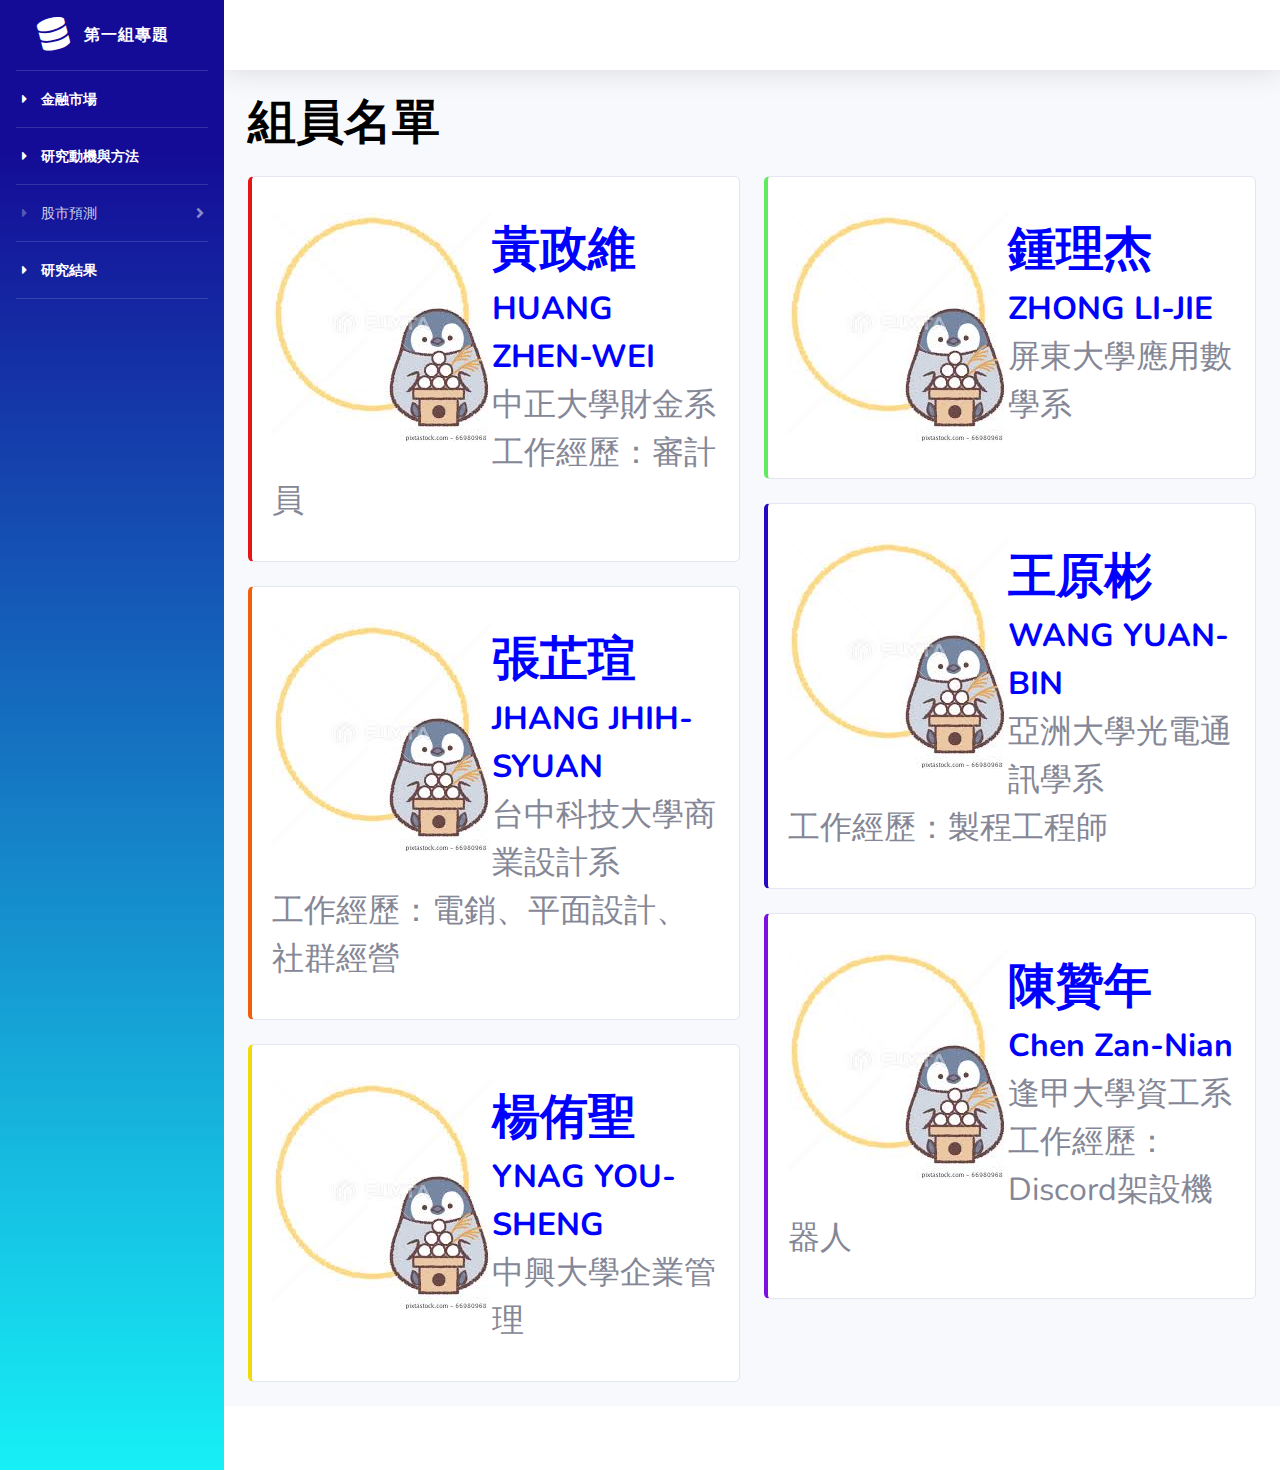
<file: index.html>
<!DOCTYPE html>
<html lang="en">



<head>
    <meta charset="utf-8">
    <meta http-equiv="X-UA-Compatible" content="IE=edge">
    <meta name="viewport" content="width=device-width, initial-scale=1, shrink-to-fit=no">
    <meta name="description" content="">
    <meta name="author" content="">
    <title>第一組專題</title>
    <!-- Custom fonts for this template-->
    <link href="vendor/fontawesome-free/css/all.min.css" rel="stylesheet" type="text/css">
    <link
        href="https://fonts.googleapis.com/css?family=Nunito:200,200i,300,300i,400,400i,600,600i,700,700i,800,800i,900,900i"
        rel="stylesheet">
    <!-- Custom styles for this template-->
    <link href="css/sb-admin-2.min.css" rel="stylesheet">
</head>



<body id="page-top">
    <!-- Page Wrapper -->
    <div id="wrapper">
        

        <!-- Sidebar -->
        <!--sb-admin-2.min.css/background-image:linear-gradient-->
        <ul class="navbar-nav bg-gradient-primary sidebar sidebar-dark accordion" id="accordionSidebar">
            <!-- Sidebar - Brand -->
            <a class="sidebar-brand d-flex align-items-center justify-content-center" href="index.html">
                <div class="sidebar-brand-icon rotate-n-15">
                    <i class="fas fa-database"></i>
                </div>
                <div class="sidebar-brand-text mx-3">第一組專題</div>
            </a>
            <!-- Divider -->
            <hr class="sidebar-divider my-0">
            <!-- Nav Item - Dashboard -->
            <li class="nav-item active">
                <a class="nav-link" href="index.html">
                    <i class="fas fa-fw fa-caret-right"></i>                   
                    <span>金融市場</span>
                </a>
            </li>
            <!-- Divider -->
            <hr class="sidebar-divider my-0">
            <!-- Nav Item - Dashboard -->
            <li class="nav-item active">
                <a class="nav-link" href="0.html">
                    <i class="fas fa-fw fa-caret-right"></i>                   
                    <span>研究動機與方法</span>
                </a>
            </li>
            <!-- Divider -->
            <hr class="sidebar-divider my-0">
            <!-- Nav Item - Pages Collapse Menu -->
            <li class="nav-item">
                <a class="nav-link collapsed" href="#" data-toggle="collapse" data-target="#collapseTwo"
                    aria-expanded="true" aria-controls="collapseTwo">
                    <i class="fas fa-fw fa-caret-right"></i>
                    <span>股市預測</span>
                </a>
                <div id="collapseTwo" class="collapse" aria-labelledby="headingTwo" data-parent="#accordionSidebar">
                    <div class="bg-white py-2 collapse-inner rounded">
                        <a class="collapse-item" href="1.html" align ="middle"><b><font size="4">電子股</font></b></a>
                        <a class="collapse-item" href="2.html" align ="middle"><b><font size="4">金融股</font></b></a>
                        <a class="collapse-item" href="3.html" align ="middle"><b><font size="4">水泥業</font></b></a>
                        <a class="collapse-item" href="4.html" align ="middle"><b><font size="4">半導體</font></b></a>                
                    </div>
                </div>
            </li>
            <!-- Divider -->
            <hr class="sidebar-divider my-0">

            <li class="nav-item active">
                <a class="nav-link" href="5.html">
                    <i class="fas fa-fw fa-caret-right"></i>                   
                    <span>研究結果</span>
                </a>
            </li>
            <!-- Divider -->
            <hr class="sidebar-divider d-none d-md-block">
        </ul>
        <!-- End of Sidebar -->


        <!-- Content Wrapper -->
        <div id="content-wrapper" class="d-flex flex-column">
            <!-- Main Content -->
            <div id="content">
                <!-- Topbar -->
                <nav class="navbar navbar-expand navbar-light bg-white topbar mb-4 static-top shadow"></nav>
                <!-- End of Topbar -->
                <!-- Begin Page Content -->
                <div class="container-fluid">
                    <!-- Page Heading -->
                    <h1 class="h3 mb-1 text-gray-800"><b><font size="50" color="black">組員名單</font></b></h1>
                    <p class="mb-4">
                        <a href="https://getbootstrap.com/docs"></a>
                    </p>
                    <!-- Content Row -->
                    <div class="row">
                        <!-- Border Left Utilities -->
                        <div class="col-lg-6">
                            <div class="card mb-4 py-3 border-left-r">
                                <div class="card-body">
                                    <img src="img\0\member_photo.png" width="" height="" align ="left">
                                    <b><font size="8" color="blue">黃政維</font></b><br>
                                    <b><font size="6" color="blue">HUANG ZHEN-WEI</font></b><br>
                                    <font size="6">中正大學財金系</font><br>
                                    <font size="6">工作經歷：審計員</font><br>
                                </div>
                            </div>
                            <div class="card mb-4 py-3 border-left-o">
                                <div class="card-body">
                                    <img src="img\0\member_photo.png" width="" height="" align ="left">
                                    <b><font size="8" color="blue">張芷瑄</font></b><br>
                                    <b><font size="6" color="blue">JHANG JHIH-SYUAN</font></b><br>
                                    <font size="6">台中科技大學商業設計系</font><br>
                                    <font size="6">工作經歷：電銷、平面設計、社群經營</font><br>
                                </div>
                            </div>
                            <div class="card mb-4 py-3 border-left-y">
                                <div class="card-body">
                                    <img src="img\0\member_photo.png" width="" height="" align ="left">
                                    <b><font size="8" color="blue">楊侑聖</font></b><br>
                                    <b><font size="6" color="blue">YNAG YOU-SHENG</font></b><br>
                                    <font size="6">中興大學企業管理</font><br>
                                </div>
                            </div>
                        </div>
                        <div class="col-lg-6">
                            <div class="card mb-4 py-3 border-left-g">
                                <div class="card-body">
                                    <img src="img\0\member_photo.png" width="" height="" align ="left">
                                    <b><font size="8" color="blue">鍾理杰</font></b><br>
                                    <b><font size="6" color="blue">ZHONG LI-JIE</font></b><br>
                                    <font size="6">屏東大學應用數學系</font><br>
                                </div>
                            </div>
                            <div class="card mb-4 py-3 border-left-b">
                                <div class="card-body">
                                    <img src="img\0\member_photo.png" width="" height="" align ="left">
                                    <b><font size="8" color="blue">王原彬</font></b><br>
                                    <b><font size="6" color="blue">WANG YUAN-BIN</font></b><br>
                                    <font size="6">亞洲大學光電通訊學系</font><br>
                                    <font size="6">工作經歷：製程工程師</font><br>
                                </div>
                            </div>
                            <div class="card mb-4 py-3 border-left-p">
                                <div class="card-body">
                                    <img src="img\0\member_photo.png" width="" height="" align ="left">
                                    <b><font size="8" color="blue">陳贊年</font></b><br>
                                    <b><font size="6" color="blue">Chen Zan-Nian</font></b><br>
                                    <font size="6">逢甲大學資工系</font><br>
                                    <font size="6">工作經歷：Discord架設機器人</font><br>
                                </div>
                            </div>
                        </div>
                    </div>

                </div>
                <!-- /.container-fluid -->
            </div>
            <!-- End of Main Content -->
            <!-- Footer -->
            <footer class="sticky-footer bg-white">
                <div class="container my-auto">
                    <div class="copyright text-center my-auto">
                        <span></span>
                    </div>
                </div>
            </footer>
            <!-- End of Footer -->
        </div>
        <!-- End of Content Wrapper -->
    </div>
    <!-- End of Page Wrapper -->


    <!-- Bootstrap core JavaScript-->
    <script src="vendor/jquery/jquery.min.js"></script>
    <script src="vendor/bootstrap/js/bootstrap.bundle.min.js"></script>
    <!-- Core plugin JavaScript-->
    <script src="vendor/jquery-easing/jquery.easing.min.js"></script>
    <!-- Custom scripts for all pages-->
    <script src="js/sb-admin-2.min.js"></script>
</body>



</html>
</file>
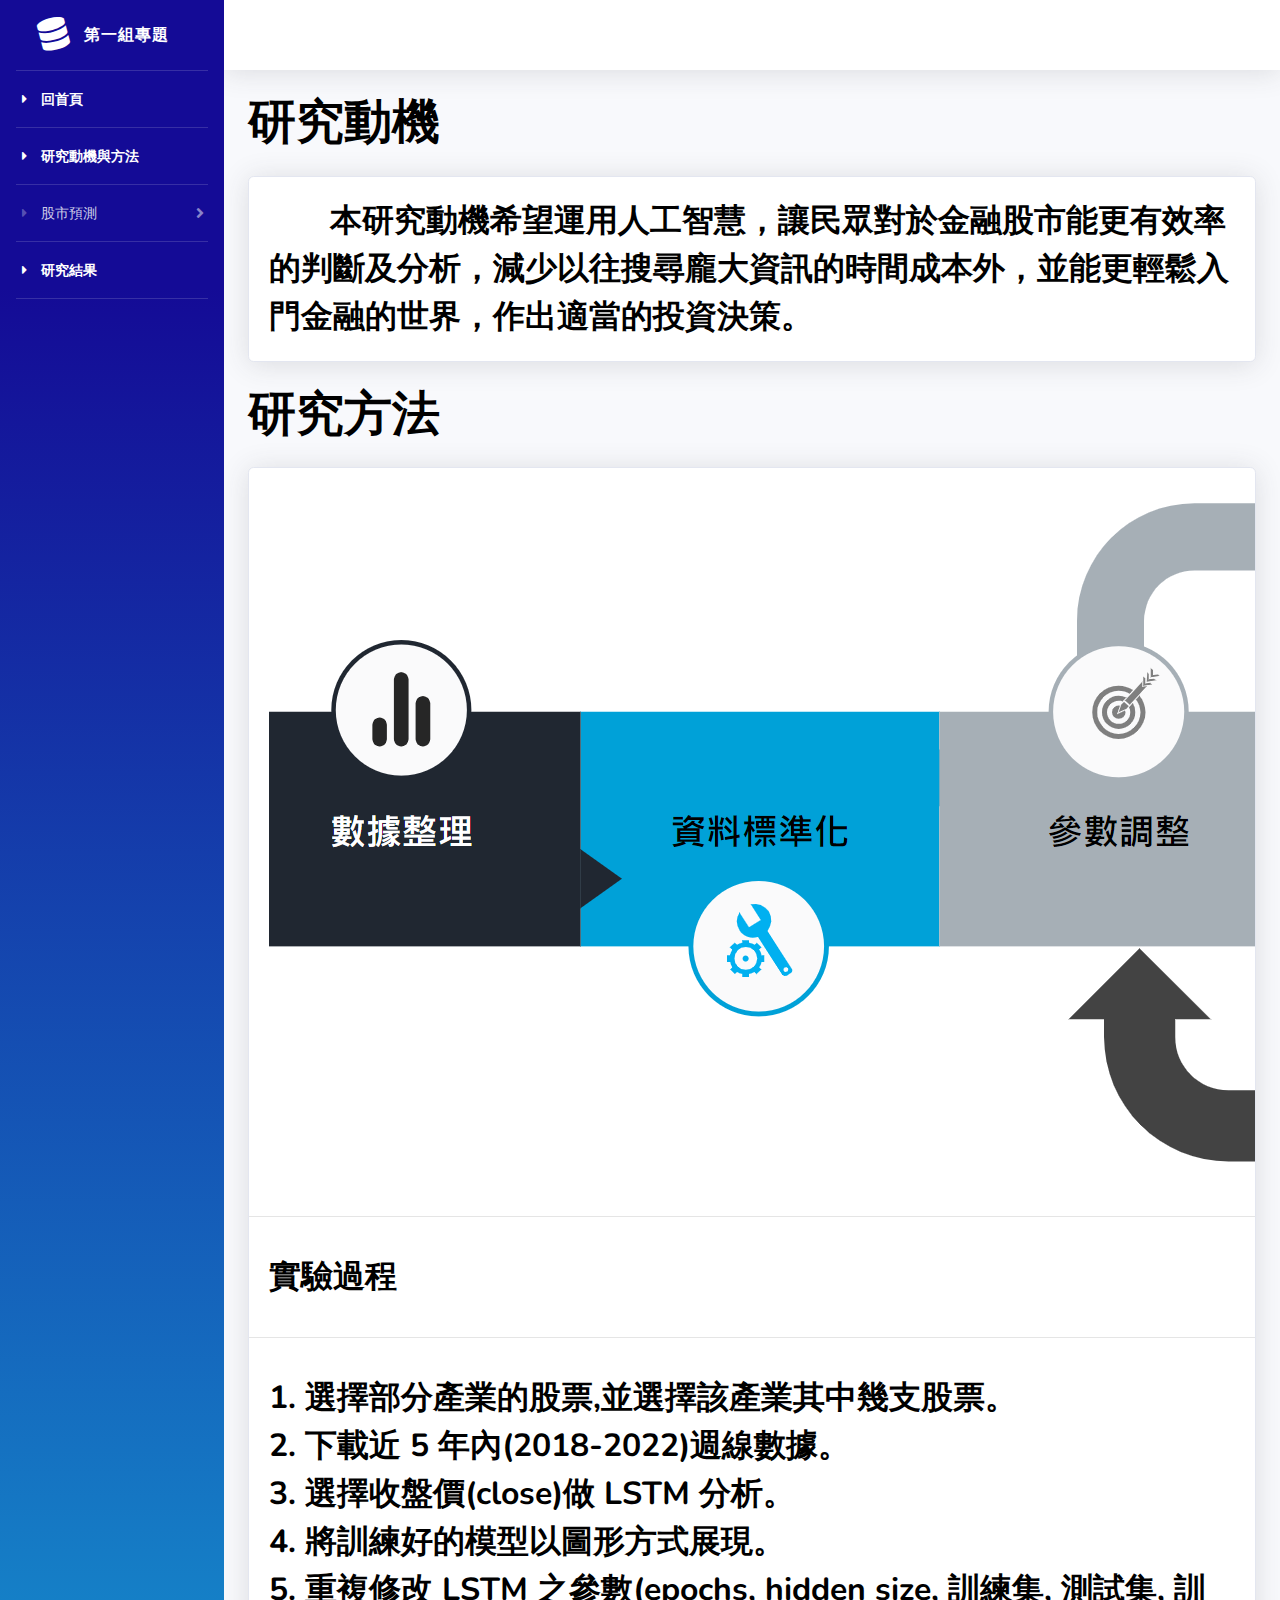
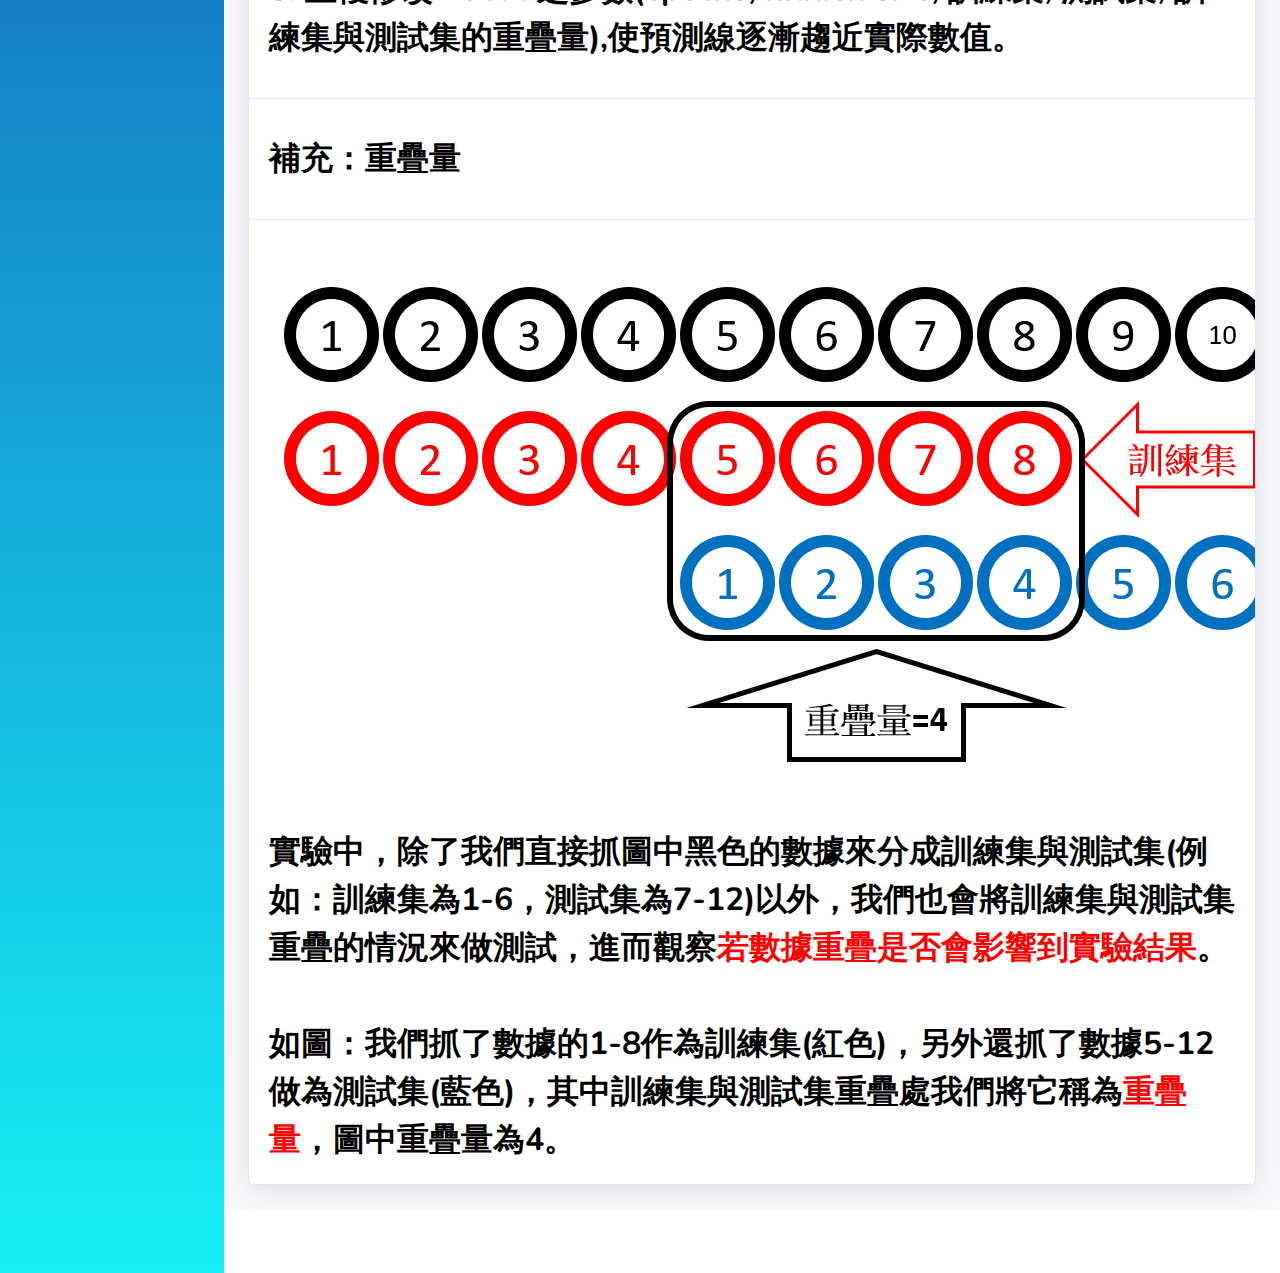
<file: 0.html>
<!DOCTYPE html>
<html lang="en">



<head>
    <meta charset="utf-8">
    <meta http-equiv="X-UA-Compatible" content="IE=edge">
    <meta name="viewport" content="width=device-width, initial-scale=1, shrink-to-fit=no">
    <meta name="description" content="">
    <meta name="author" content="">
    <title>研究動機與方法</title>
    <!-- Custom fonts for this template-->
    <link href="vendor/fontawesome-free/css/all.min.css" rel="stylesheet" type="text/css">
    <link
        href="https://fonts.googleapis.com/css?family=Nunito:200,200i,300,300i,400,400i,600,600i,700,700i,800,800i,900,900i"
        rel="stylesheet">
    <!-- Custom styles for this template-->
    <link href="css/sb-admin-2.min.css" rel="stylesheet">
</head>



<body id="page-top">
    <!-- Page Wrapper -->
    <div id="wrapper">
        <!-- Sidebar -->
        <ul class="navbar-nav bg-gradient-primary sidebar sidebar-dark accordion" id="accordionSidebar">
            <!-- Sidebar - Brand -->
            <a class="sidebar-brand d-flex align-items-center justify-content-center" href="index.html">
                <div class="sidebar-brand-icon rotate-n-15">
                    <i class="fas fa-database"></i>
                </div>
                <div class="sidebar-brand-text mx-3">第一組專題</div>
            </a>
            <!-- Divider -->
            <hr class="sidebar-divider my-0">
            <!-- Nav Item - Dashboard -->
            <li class="nav-item active">
                <a class="nav-link" href="index.html">
                    <i class="fas fa-fw fa-caret-right"></i>                   
                    <span>回首頁</span>
                </a>
            </li>
            <!-- Divider -->
            <hr class="sidebar-divider my-0">
            <!-- Nav Item - Dashboard -->
            <li class="nav-item active">
                <a class="nav-link" href="0.html">
                    <i class="fas fa-fw fa-caret-right"></i>                   
                    <span>研究動機與方法</span>
                </a>
            </li>
            <!-- Divider -->
            <hr class="sidebar-divider my-0">
            <!-- Nav Item - Pages Collapse Menu -->
            <li class="nav-item">
                <a class="nav-link collapsed" href="#" data-toggle="collapse" data-target="#collapseTwo"
                    aria-expanded="true" aria-controls="collapseTwo">
                    <i class="fas fa-fw fa-caret-right"></i>
                    <span>股市預測</span>
                </a>
                <div id="collapseTwo" class="collapse" aria-labelledby="headingTwo" data-parent="#accordionSidebar">
                    <div class="bg-white py-2 collapse-inner rounded">
                        <a class="collapse-item" href="1.html" align ="middle"><b><font size="4">電子股</font></b></a>
                        <a class="collapse-item" href="2.html" align ="middle"><b><font size="4">金融股</font></b></a>
                        <a class="collapse-item" href="3.html" align ="middle"><b><font size="4">水泥業</font></b></a>
                        <a class="collapse-item" href="4.html" align ="middle"><b><font size="4">半導體</font></b></a>                
                    </div>
                </div>
            </li>
            <!-- Divider -->
            <hr class="sidebar-divider my-0">

            <li class="nav-item active">
                <a class="nav-link" href="5.html">
                    <i class="fas fa-fw fa-caret-right"></i>                   
                    <span>研究結果</span>
                </a>
            </li>
            <!-- Divider -->
            <hr class="sidebar-divider d-none d-md-block">
        </ul>
        <!-- End of Sidebar -->


        <!-- Content Wrapper -->
        <div id="content-wrapper" class="d-flex flex-column">
            <!-- Main Content -->
            <div id="content">
                <!-- Topbar -->
                <nav class="navbar navbar-expand navbar-light bg-white topbar mb-4 static-top shadow"></nav>
                <!-- End of Topbar -->
                <!-- Begin Page Content -->
                <div class="container-fluid">
                    <!-- Page Heading -->
                    <div class="d-sm-flex align-items-center justify-content-between mb-4">
                        <h1 class="h3 mb-0 text-gray-800"><b><font size="50" color="black">研究動機</font></b></h1>
                    </div>
                    <div class="motivation">
                        <!-- 研究動機 -->
                        <div class="card shadow mb-4">
                            <!-- Card Content - Collapse -->
                            <div class="collapse show" id="collapseCard1" style="overflow:auto">
                                <div class="card-body" style="text-indent:3.8em">
                                    <b>
                                    <font size="6" color="black">
                                        本研究動機希望運用人工智慧，讓民眾對於金融股市能更有效率的判斷及分析，減少以往搜尋龐大資訊的時間成本外，並能更輕鬆入門金融的世界，作出適當的投資決策。                                            
                                    </font>
                                    </b>
                                </div>
                            </div>
                        </div>                                              
                    </div>
                    <div class="d-sm-flex align-items-center justify-content-between mb-4">
                        <h1 class="h3 mb-0 text-gray-800"><b><font size="50" color="black">研究方法</font></b></h1>
                    </div>
                    <div class="row1">
                        <!-- 研究方法 -->
                        <div class="card shadow mb-4">
                            <!-- Card Content - Collapse -->
                            <div class="collapse show" id="collapseCard1" style="overflow:auto">
                                <div class="card-body">
                                    <img src="img\0\project_process.png"><br>
                                </div>

                                <hr class="sidebar-divider d-none d-md-block">
                                <div class="card-body"><b><font size="6" color="black">實驗過程</font></b></div>
                                <hr class="sidebar-divider d-none d-md-block">
                                <div class="card-body">
                                    <b>
                                    <font size="6" color="black">
                                        1. 選擇部分產業的股票,並選擇該產業其中幾支股票。<br>
                                        2. 下載近 5 年內(2018-2022)週線數據。<br>
                                        3. 選擇收盤價(close)做 LSTM 分析。<br>
                                        4. 將訓練好的模型以圖形方式展現。<br>
                                        5. 重複修改 LSTM 之參數(epochs, hidden size, 訓練集, 測試集, 訓練集與測試集的重疊量),使預測線逐漸趨近實際數值。<br>
                                    </font>
                                    </b>
                                </div>

                                <hr class="sidebar-divider d-none d-md-block">
                                <div class="card-body"><b><font size="6" color="black">補充：重疊量</font></b></div>
                                <hr class="sidebar-divider d-none d-md-block">
                                <div class="card-body">
                                    <img src="img\0\data_choose.png"><br>
                                    <b>
                                    <font size="6" color="black">
                                        <br>
                                        實驗中，除了我們直接抓圖中黑色的數據來分成訓練集與測試集(例如：訓練集為1-6，測試集為7-12)以外，我們也會將訓練集與測試集重疊的情況來做測試，進而觀察<font color='red'>若數據重疊是否會影響到實驗結果</font>。<br>
                                        <br>
                                        如圖：我們抓了數據的1-8作為訓練集(紅色)，另外還抓了數據5-12做為測試集(藍色)，其中訓練集與測試集重疊處我們將它稱為<font color='red'>重疊量</font>，圖中重疊量為4。
                                    </font>
                                    </b>
                                </div>

                            </div>
                        </div>
                    </div>
                </div>
                <!-- /.container-fluid -->
            </div>
            <!-- End of Main Content -->
            <!-- Footer -->
            <footer class="sticky-footer bg-white">
                <div class="container my-auto">
                    <div class="copyright text-center my-auto">
                        <span></span>
                    </div>
                </div>
            </footer>
            <!-- End of Footer -->
        </div>
        <!-- End of Content Wrapper -->
    </div>
    <!-- End of Page Wrapper -->


    <!-- Bootstrap core JavaScript-->
    <script src="vendor/jquery/jquery.min.js"></script>
    <script src="vendor/bootstrap/js/bootstrap.bundle.min.js"></script>
    <!-- Core plugin JavaScript-->
    <script src="vendor/jquery-easing/jquery.easing.min.js"></script>
    <!-- Custom scripts for all pages-->
    <script src="js/sb-admin-2.min.js"></script>
</body>



</html>
</file>
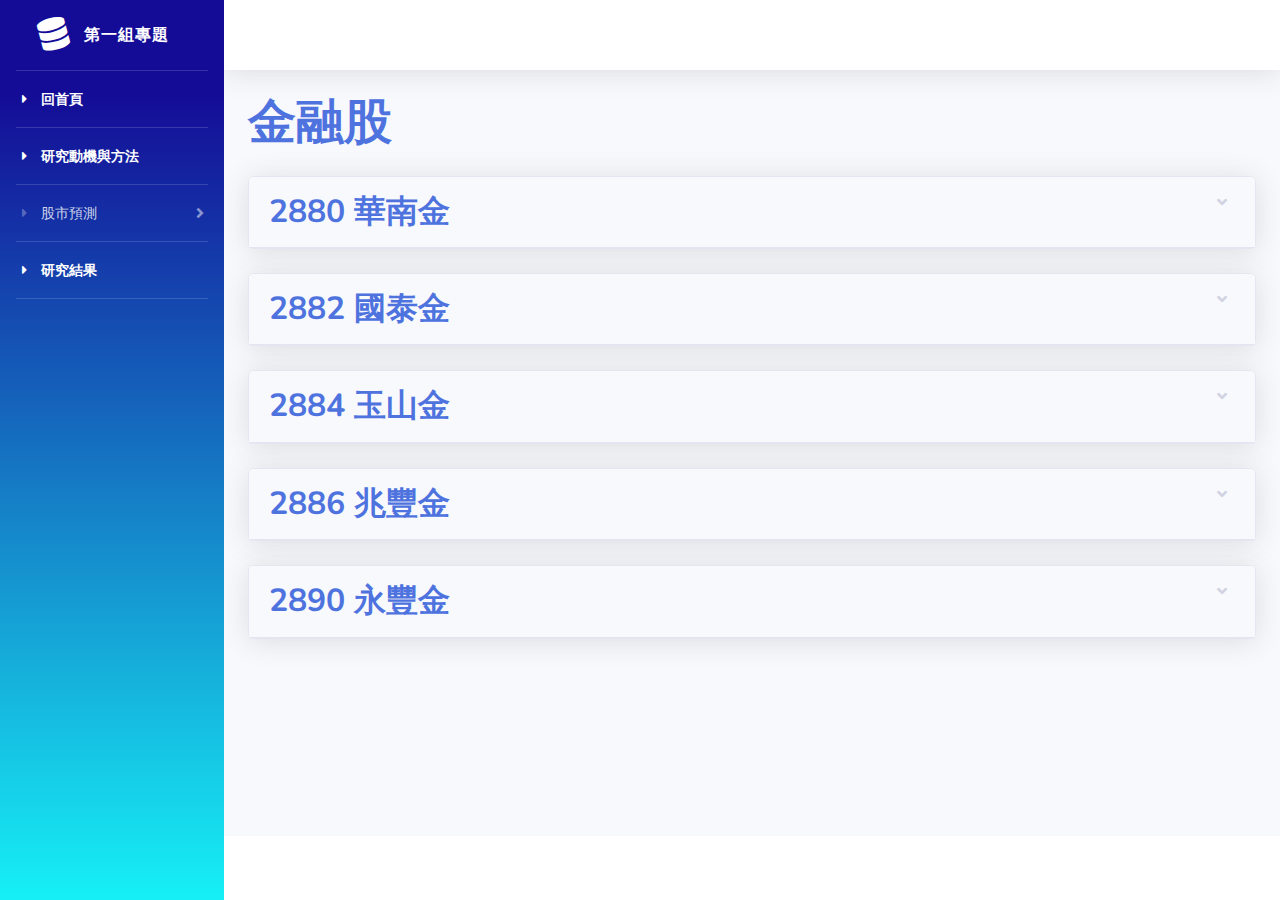
<file: 2.html>
<!DOCTYPE html>
<html lang="en">



<head>
    <meta charset="utf-8">
    <meta http-equiv="X-UA-Compatible" content="IE=edge">
    <meta name="viewport" content="width=device-width, initial-scale=1, shrink-to-fit=no">
    <meta name="description" content="">
    <meta name="author" content="">
    <title>金融股</title>
    <!-- Custom fonts for this template-->
    <link href="vendor/fontawesome-free/css/all.min.css" rel="stylesheet" type="text/css">
    <link
        href="https://fonts.googleapis.com/css?family=Nunito:200,200i,300,300i,400,400i,600,600i,700,700i,800,800i,900,900i"
        rel="stylesheet">
    <!-- Custom styles for this template-->
    <link href="css/sb-admin-2.min.css" rel="stylesheet">
</head>



<body id="page-top">
    <!-- Page Wrapper -->
    <div id="wrapper">
        <!-- Sidebar -->
        <ul class="navbar-nav bg-gradient-primary sidebar sidebar-dark accordion" id="accordionSidebar">
            <!-- Sidebar - Brand -->
            <a class="sidebar-brand d-flex align-items-center justify-content-center" href="index.html">
                <div class="sidebar-brand-icon rotate-n-15">
                    <i class="fas fa-database"></i>
                </div>
                <div class="sidebar-brand-text mx-3">第一組專題</div>
            </a>
            <!-- Divider -->
            <hr class="sidebar-divider my-0">
            <!-- Nav Item - Dashboard -->
            <li class="nav-item active">
                <a class="nav-link" href="index.html">
                    <i class="fas fa-fw fa-caret-right"></i>                   
                    <span>回首頁</span>
                </a>
            </li>
            <!-- Divider -->
            <hr class="sidebar-divider my-0">
            <!-- Nav Item - Dashboard -->
            <li class="nav-item active">
                <a class="nav-link" href="0.html">
                    <i class="fas fa-fw fa-caret-right"></i>                   
                    <span>研究動機與方法</span>
                </a>
            </li>
            <!-- Divider -->
            <hr class="sidebar-divider my-0">
            <!-- Nav Item - Pages Collapse Menu -->
            <li class="nav-item">
                <a class="nav-link collapsed" href="#" data-toggle="collapse" data-target="#collapseTwo"
                    aria-expanded="true" aria-controls="collapseTwo">
                    <i class="fas fa-fw fa-caret-right"></i>
                    <span>股市預測</span>
                </a>
                <div id="collapseTwo" class="collapse" aria-labelledby="headingTwo" data-parent="#accordionSidebar">
                    <div class="bg-white py-2 collapse-inner rounded">
                        <a class="collapse-item" href="1.html" align ="middle"><b><font size="4">電子股</font></b></a>
                        <a class="collapse-item" href="2.html" align ="middle"><b><font size="4">金融股</font></b></a>
                        <a class="collapse-item" href="3.html" align ="middle"><b><font size="4">水泥業</font></b></a>
                        <a class="collapse-item" href="4.html" align ="middle"><b><font size="4">半導體</font></b></a>                
                    </div>
                </div>
            </li>
            <!-- Divider -->
            <hr class="sidebar-divider my-0">

            <li class="nav-item active">
                <a class="nav-link" href="5.html">
                    <i class="fas fa-fw fa-caret-right"></i>                   
                    <span>研究結果</span>
                </a>
            </li>
            <!-- Divider -->
            <hr class="sidebar-divider d-none d-md-block">
        </ul>
        <!-- End of Sidebar -->


        <!-- Content Wrapper -->
        <div id="content-wrapper" class="d-flex flex-column">
            <!-- Main Content -->
            <div id="content">
                <!-- Topbar -->
                <nav class="navbar navbar-expand navbar-light bg-white topbar mb-4 static-top shadow"></nav>
                <!-- End of Topbar -->
                <!-- Begin Page Content -->
                <div class="container-fluid">
                    <!-- Page Heading -->
                    <div class="d-sm-flex align-items-center justify-content-between mb-4">
                        <h1 class="m-0 font-weight-bold text-primary"><b><font size="50">金融股</font></b></h1>
                    </div>
                    <div class="row1">
                        <div class="card shadow mb-4">
                            <!-- Card Header - Accordion -->
                            <a href="#collapseCard1" class="d-block card-header py-3" data-toggle="collapse"
                                role="button" aria-expanded="true" aria-controls="collapseCard1">
                                <h6 class="m-0 font-weight-bold text-primary"><font size="6">2880 華南金</font></h6>
                            </a>
                            <!-- Card Content - Collapse -->
                            <div class="collapse" id="collapseCard1" style="overflow:auto">
                                <div class="card-body">
                                    <img src="img\2\2880-1.png" width="1000" style="display:block; margin:auto;"><br>
                                    <img src="img\2\2880-2.png" width="1000" style="display:block; margin:auto;"><br>
                                    <hr class="sidebar-divider d-none d-md-block">
                                    <div class="card-body">
                                        <b><font size="5" color="black">下面以另外四支金融股的模型來訓練2880</font></b>
                                    </div>
                                    <hr class="sidebar-divider d-none d-md-block">
                                    <img src="img\2\2882train2880.png" width=""><br>
                                    <img src="img\2\2884train2880.png" width=""><br>
                                    <img src="img\2\2886train2880.png" width=""><br>
                                    <img src="img\2\2890train2880.png" width=""><br>
                                </div>
                            </div>
                        </div>                       
                    </div>
                    <div class="row2">
                        <div class="card shadow mb-4">
                            <!-- Card Header - Accordion -->
                            <a href="#collapseCard2" class="d-block card-header py-3" data-toggle="collapse"
                                role="button" aria-expanded="true" aria-controls="collapseCard2">
                                <h6 class="m-0 font-weight-bold text-primary"><font size="6">2882 國泰金</font></h6>
                            </a>
                            <!-- Card Content - Collapse -->
                            <div class="collapse" id="collapseCard2" style="overflow:auto">
                                <div class="card-body">
                                    <img src="img\2\2882.png" width=""><br>
                                    <hr class="sidebar-divider d-none d-md-block">
                                    <div class="card-body">
                                        <b><font size="5" color="black">下面以另外四支金融股的模型來訓練2882</font></b>
                                    </div>
                                    <hr class="sidebar-divider d-none d-md-block">
                                    <img src="img\2\2880train2882.png" width=""><br>
                                    <img src="img\2\2884train2882.png" width=""><br>
                                    <img src="img\2\2886train2882.png" width=""><br>
                                    <img src="img\2\2890train2882.png" width=""><br>
                                </div>
                            </div>
                        </div>                       
                    </div>
                    <div class="row3">
                        <div class="card shadow mb-4">
                        <!-- Card Header - Accordion -->
                            <a href="#collapseCard3" class="d-block card-header py-3" data-toggle="collapse"
                                role="button" aria-expanded="true" aria-controls="collapseCard3">
                                <h6 class="m-0 font-weight-bold text-primary"><font size="6">2884 玉山金</font></h6>
                            </a>
                            <!-- Card Content - Collapse -->
                            <div class="collapse" id="collapseCard3" style="overflow:auto">
                                <div class="card-body">
                                    <img src="img\2\2884-1.png" width="1000" style="display:block; margin:auto;"><br>
                                    <img src="img\2\2884-2.png" width="1000" style="display:block; margin:auto;"><br>
                                    <hr class="sidebar-divider d-none d-md-block">
                                    <div class="card-body">
                                        <b><font size="5" color="black">下面以另外四支金融股的模型來訓練2884</font></b>
                                    </div>
                                    <hr class="sidebar-divider d-none d-md-block">
                                    <img src="img\2\2880train2884.png" width=""><br>
                                    <img src="img\2\2882train2884.png" width=""><br>
                                    <img src="img\2\2886train2884.png" width=""><br>
                                    <img src="img\2\2890train2884.png" width=""><br>
                                </div>
                            </div>
                        </div>
                    </div>
                    <div class="row4">
                        <div class="card shadow mb-4">
                        <!-- Card Header - Accordion -->
                            <a href="#collapseCard4" class="d-block card-header py-3" data-toggle="collapse"
                                role="button" aria-expanded="true" aria-controls="collapseCard4">
                                <h6 class="m-0 font-weight-bold text-primary"><font size="6">2886 兆豐金</font></h6>
                            </a>
                            <!-- Card Content - Collapse -->
                            <div class="collapse" id="collapseCard4" style="overflow:auto">
                                <div class="card-body">
                                    <img src="img\2\2886.png" width=""><br>
                                    <hr class="sidebar-divider d-none d-md-block">
                                    <div class="card-body">
                                        <b><font size="5" color="black">下面以另外四支金融股的模型來訓練2886</font></b>
                                    </div>
                                    <hr class="sidebar-divider d-none d-md-block">
                                    <img src="img\2\2880train2886.png" width=""><br>
                                    <img src="img\2\2882train2886.png" width=""><br>
                                    <img src="img\2\2884train2886.png" width=""><br>
                                    <img src="img\2\2890train2886.png" width=""><br>
                                </div>
                            </div>
                        </div>
                    </div>
                    <div class="row5">
                        <div class="card shadow mb-4">
                        <!-- Card Header - Accordion -->
                            <a href="#collapseCard5" class="d-block card-header py-3" data-toggle="collapse"
                                role="button" aria-expanded="true" aria-controls="collapseCard5">
                                <h6 class="m-0 font-weight-bold text-primary"><font size="6">2890 永豐金</font></h6>
                            </a>
                            <!-- Card Content - Collapse -->
                            <div class="collapse" id="collapseCard5" style="overflow:auto">
                                <div class="card-body">
                                    <img src="img\2\2890-1.png" width="1000" style="display:block; margin:auto;"><br>
                                    <img src="img\2\2890-2.png" width="1000" style="display:block; margin:auto;"><br>
                                    <img src="img\2\2890-3.png" width="1000" style="display:block; margin:auto;"><br>
                                    <img src="img\2\2890-4.png" width="1000" style="display:block; margin:auto;"><br>
                                    <hr class="sidebar-divider d-none d-md-block">
                                    <div class="card-body">
                                        <b><font size="5" color="black">下面以另外四支金融股的模型來訓練2890</font></b>
                                    </div>
                                    <hr class="sidebar-divider d-none d-md-block">
                                    <img src="img\2\2880train2890.png" width=""><br>
                                    <img src="img\2\2882train2890.png" width=""><br>
                                    <img src="img\2\2884train2890.png" width=""><br>
                                    <img src="img\2\2886train2890.png" width=""><br>
                                </div>
                            </div>
                        </div>
                    </div>
                </div>
                <!-- /.container-fluid -->
            </div>
            <!-- End of Main Content -->
            <!-- Footer -->
            <footer class="sticky-footer bg-white">
                <div class="container my-auto">
                    <div class="copyright text-center my-auto">
                        <span></span>
                    </div>
                </div>
            </footer>
            <!-- End of Footer -->
        </div>
        <!-- End of Content Wrapper -->
    </div>
    <!-- End of Page Wrapper -->


    <!-- Bootstrap core JavaScript-->
    <script src="vendor/jquery/jquery.min.js"></script>
    <script src="vendor/bootstrap/js/bootstrap.bundle.min.js"></script>
    <!-- Core plugin JavaScript-->
    <script src="vendor/jquery-easing/jquery.easing.min.js"></script>
    <!-- Custom scripts for all pages-->
    <script src="js/sb-admin-2.min.js"></script>
</body>



</html>
</file>
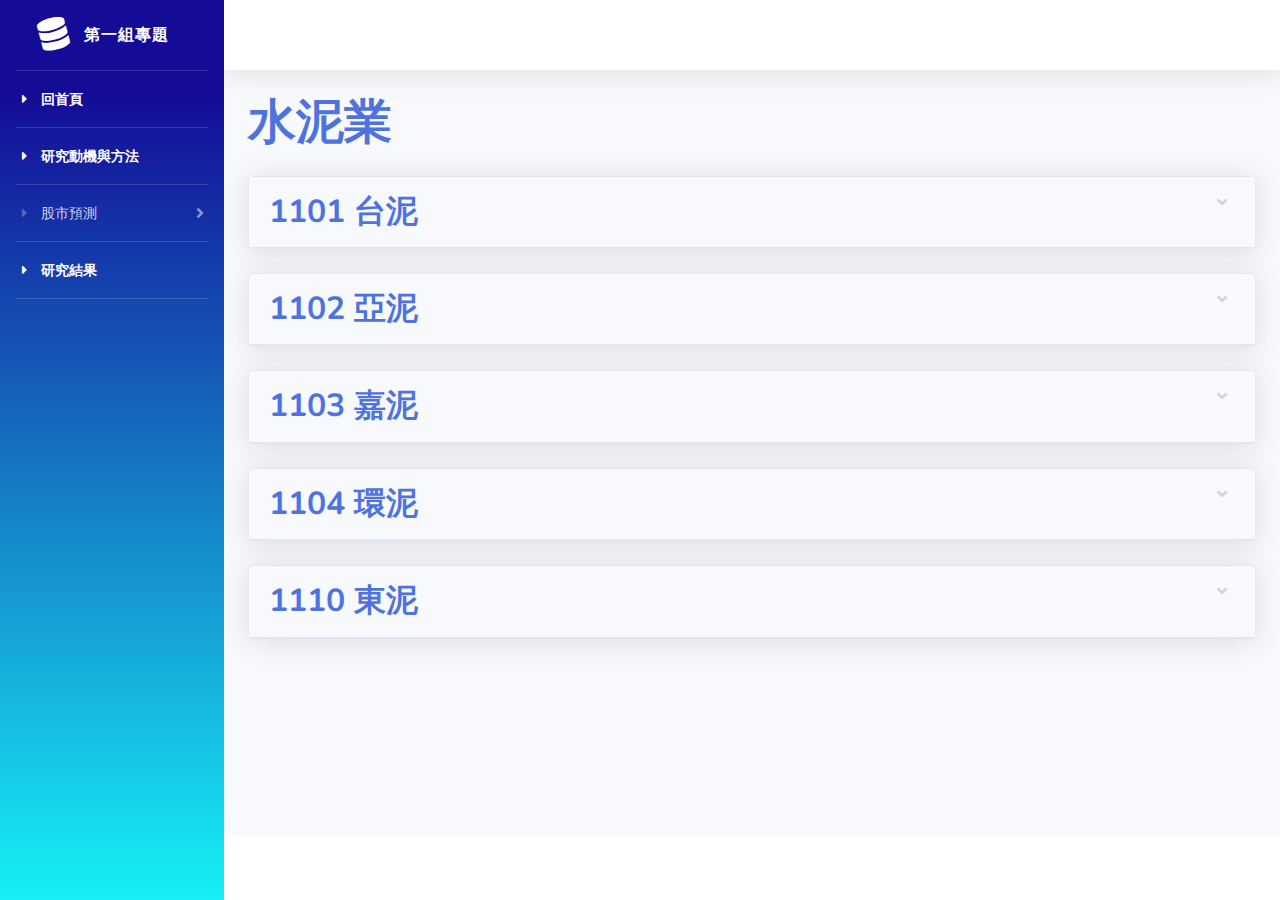
<file: 3.html>
<!DOCTYPE html>
<html lang="en">



<head>
    <meta charset="utf-8">
    <meta http-equiv="X-UA-Compatible" content="IE=edge">
    <meta name="viewport" content="width=device-width, initial-scale=1, shrink-to-fit=no">
    <meta name="description" content="">
    <meta name="author" content="">
    <title>水泥業</title>
    <!-- Custom fonts for this template-->
    <link href="vendor/fontawesome-free/css/all.min.css" rel="stylesheet" type="text/css">
    <link
        href="https://fonts.googleapis.com/css?family=Nunito:200,200i,300,300i,400,400i,600,600i,700,700i,800,800i,900,900i"
        rel="stylesheet">
    <!-- Custom styles for this template-->
    <link href="css/sb-admin-2.min.css" rel="stylesheet">
</head>



<body id="page-top">
    <!-- Page Wrapper -->
    <div id="wrapper">
        <!-- Sidebar -->
        <ul class="navbar-nav bg-gradient-primary sidebar sidebar-dark accordion" id="accordionSidebar">
            <!-- Sidebar - Brand -->
            <a class="sidebar-brand d-flex align-items-center justify-content-center" href="index.html">
                <div class="sidebar-brand-icon rotate-n-15">
                    <i class="fas fa-database"></i>
                </div>
                <div class="sidebar-brand-text mx-3">第一組專題</div>
            </a>
            <!-- Divider -->
            <hr class="sidebar-divider my-0">
            <!-- Nav Item - Dashboard -->
            <li class="nav-item active">
                <a class="nav-link" href="index.html">
                    <i class="fas fa-fw fa-caret-right"></i>                   
                    <span>回首頁</span>
                </a>
            </li>
            <!-- Divider -->
            <hr class="sidebar-divider my-0">
            <!-- Nav Item - Dashboard -->
            <li class="nav-item active">
                <a class="nav-link" href="0.html">
                    <i class="fas fa-fw fa-caret-right"></i>                   
                    <span>研究動機與方法</span>
                </a>
            </li>
            <!-- Divider -->
            <hr class="sidebar-divider my-0">
            <!-- Nav Item - Pages Collapse Menu -->
            <li class="nav-item">
                <a class="nav-link collapsed" href="#" data-toggle="collapse" data-target="#collapseTwo"
                    aria-expanded="true" aria-controls="collapseTwo">
                    <i class="fas fa-fw fa-caret-right"></i>
                    <span>股市預測</span>
                </a>
                <div id="collapseTwo" class="collapse" aria-labelledby="headingTwo" data-parent="#accordionSidebar">
                    <div class="bg-white py-2 collapse-inner rounded">
                        <a class="collapse-item" href="1.html" align ="middle"><b><font size="4">電子股</font></b></a>
                        <a class="collapse-item" href="2.html" align ="middle"><b><font size="4">金融股</font></b></a>
                        <a class="collapse-item" href="3.html" align ="middle"><b><font size="4">水泥業</font></b></a>
                        <a class="collapse-item" href="4.html" align ="middle"><b><font size="4">半導體</font></b></a>                
                    </div>
                </div>
            </li>
            <!-- Divider -->
            <hr class="sidebar-divider my-0">

            <li class="nav-item active">
                <a class="nav-link" href="5.html">
                    <i class="fas fa-fw fa-caret-right"></i>                   
                    <span>研究結果</span>
                </a>
            </li>
            <!-- Divider -->
            <hr class="sidebar-divider d-none d-md-block">
        </ul>
        <!-- End of Sidebar -->


        <!-- Content Wrapper -->
        <div id="content-wrapper" class="d-flex flex-column">
            <!-- Main Content -->
            <div id="content">
                <!-- Topbar -->
                <nav class="navbar navbar-expand navbar-light bg-white topbar mb-4 static-top shadow"></nav>
                <!-- End of Topbar -->
                <!-- Begin Page Content -->
                <div class="container-fluid">
                    <!-- Page Heading -->
                    <div class="d-sm-flex align-items-center justify-content-between mb-4">
                        <h1 class="m-0 font-weight-bold text-primary"><b><font size="50">水泥業</font></b></h1>
                    </div>
                    <div class="row1">
                        <div class="card shadow mb-4">
                            <!-- Card Header - Accordion -->
                            <a href="#collapseCard1" class="d-block card-header py-3" data-toggle="collapse"
                                role="button" aria-expanded="true" aria-controls="collapseCard1">
                                <h6 class="m-0 font-weight-bold text-primary"><font size="6">1101 台泥</font></h6>
                            </a>
                            <!-- Card Content - Collapse -->
                            <div class="collapse" id="collapseCard1" style="overflow:auto">
                                <div class="card-body">
                                    <img src="img\3\1101-1.png" width="1000" style="display:block; margin:auto;"><br>
                                    <img src="img\3\1101-2.png" width="1000" style="display:block; margin:auto;"><br>
                                    <hr class="sidebar-divider d-none d-md-block">
                                    <div class="card-body">
                                        <b><font size="5" color="black">下面以另外四支水泥業的模型來訓練1101</font></b>
                                    </div>
                                    <hr class="sidebar-divider d-none d-md-block">
                                    <img src="img\3\1102train1101.png" width=""><br>
                                    <img src="img\3\1103train1101.png" width=""><br>
                                    <img src="img\3\1104train1101.png" width=""><br>
                                    <img src="img\3\1110train1101.png" width=""><br>
                                </div>
                            </div>
                        </div>                       
                    </div>
                    <div class="row2">
                        <div class="card shadow mb-4">
                            <!-- Card Header - Accordion -->
                            <a href="#collapseCard2" class="d-block card-header py-3" data-toggle="collapse"
                                role="button" aria-expanded="true" aria-controls="collapseCard2">
                                <h6 class="m-0 font-weight-bold text-primary"><font size="6">1102 亞泥</font></h6>
                            </a>
                            <!-- Card Content - Collapse -->
                            <div class="collapse" id="collapseCard2" style="overflow:auto">
                                <div class="card-body">
                                    <img src="img\3\1102-1.png" width="1000" style="display:block; margin:auto;"><br>
                                    <img src="img\3\1102-2.png" width="1000" style="display:block; margin:auto;"><br>
                                    <img src="img\3\1102-3.png" width="1000" style="display:block; margin:auto;"><br>
                                    <hr class="sidebar-divider d-none d-md-block">
                                    <div class="card-body">
                                        <b><font size="5" color="black">下面以另外四支水泥業的模型來訓練1102</font></b>
                                    </div>
                                    <hr class="sidebar-divider d-none d-md-block">
                                    <img src="img\3\1101train1102.png" width=""><br>
                                    <img src="img\3\1103train1102.png" width=""><br>
                                    <img src="img\3\1104train1102.png" width=""><br>
                                    <img src="img\3\1110train1102.png" width=""><br>
                                </div>
                            </div>
                        </div>                       
                    </div>
                    <div class="row3">
                        <div class="card shadow mb-4">
                            <!-- Card Header - Accordion -->
                            <a href="#collapseCard3" class="d-block card-header py-3" data-toggle="collapse"
                                role="button" aria-expanded="true" aria-controls="collapseCard3">
                                <h6 class="m-0 font-weight-bold text-primary"><font size="6">1103 嘉泥</font></h6>
                            </a>
                            <!-- Card Content - Collapse -->
                            <div class="collapse" id="collapseCard3" style="overflow:auto">
                                <div class="card-body">
                                    <img src="img\3\1103.png" width=""><br>
                                    <hr class="sidebar-divider d-none d-md-block">
                                    <div class="card-body">
                                        <b><font size="5" color="black">下面以另外四支水泥業的模型來訓練1103</font></b>
                                    </div>
                                    <hr class="sidebar-divider d-none d-md-block">
                                    <img src="img\3\1101train1103.png" width=""><br>
                                    <img src="img\3\1102train1103.png" width=""><br>
                                    <img src="img\3\1104train1103.png" width=""><br>
                                    <img src="img\3\1110train1103.png" width=""><br>
                                </div>
                            </div>
                        </div>                       
                    </div>
                    <div class="row4">
                        <div class="card shadow mb-4">
                            <!-- Card Header - Accordion -->
                            <a href="#collapseCard4" class="d-block card-header py-3" data-toggle="collapse"
                                role="button" aria-expanded="true" aria-controls="collapseCard4">
                                <h6 class="m-0 font-weight-bold text-primary"><font size="6">1104 環泥</font></h6>
                            </a>
                            <!-- Card Content - Collapse -->
                            <div class="collapse" id="collapseCard4" style="overflow:auto">
                                <div class="card-body">
                                    <img src="img\3\1104.png" width=""><br>
                                    <hr class="sidebar-divider d-none d-md-block">
                                    <div class="card-body">
                                        <b><font size="5" color="black">下面以另外四支水泥業的模型來訓練1104</font></b>
                                    </div>
                                    <hr class="sidebar-divider d-none d-md-block">
                                    <img src="img\3\1101train1104.png" width=""><br>
                                    <img src="img\3\1102train1104.png" width=""><br>
                                    <img src="img\3\1103train1104.png" width=""><br>
                                    <img src="img\3\1110train1104.png" width=""><br>
                                </div>
                            </div>
                        </div>                       
                    </div>
                    <div class="row5">
                        <div class="card shadow mb-4">
                            <!-- Card Header - Accordion -->
                            <a href="#collapseCard5" class="d-block card-header py-3" data-toggle="collapse"
                                role="button" aria-expanded="true" aria-controls="collapseCard5">
                                <h6 class="m-0 font-weight-bold text-primary"><font size="6">1110 東泥</font></h6>
                            </a>
                            <!-- Card Content - Collapse -->
                            <div class="collapse" id="collapseCard5" style="overflow:auto">
                                <div class="card-body">
                                    <img src="img\3\1110.png" width=""><br>
                                    <hr class="sidebar-divider d-none d-md-block">
                                    <div class="card-body">
                                        <b><font size="5" color="black">下面以另外四支水泥業的模型來訓練1110</font></b>
                                    </div>
                                    <hr class="sidebar-divider d-none d-md-block">
                                    <img src="img\3\1101train1110.png" width=""><br>
                                    <img src="img\3\1102train1110.png" width=""><br>
                                    <img src="img\3\1103train1110.png" width=""><br>
                                    <img src="img\3\1104train1110.png" width=""><br>
                                </div>
                            </div>
                        </div>                       
                    </div>
                </div>
                <!-- /.container-fluid -->
            </div>
            <!-- End of Main Content -->
            <!-- Footer -->
            <footer class="sticky-footer bg-white">
                <div class="container my-auto">
                    <div class="copyright text-center my-auto">
                        <span></span>
                    </div>
                </div>
            </footer>
            <!-- End of Footer -->
        </div>
        <!-- End of Content Wrapper -->
    </div>
    <!-- End of Page Wrapper -->


    <!-- Bootstrap core JavaScript-->
    <script src="vendor/jquery/jquery.min.js"></script>
    <script src="vendor/bootstrap/js/bootstrap.bundle.min.js"></script>
    <!-- Core plugin JavaScript-->
    <script src="vendor/jquery-easing/jquery.easing.min.js"></script>
    <!-- Custom scripts for all pages-->
    <script src="js/sb-admin-2.min.js"></script>
</body>



</html>
</file>
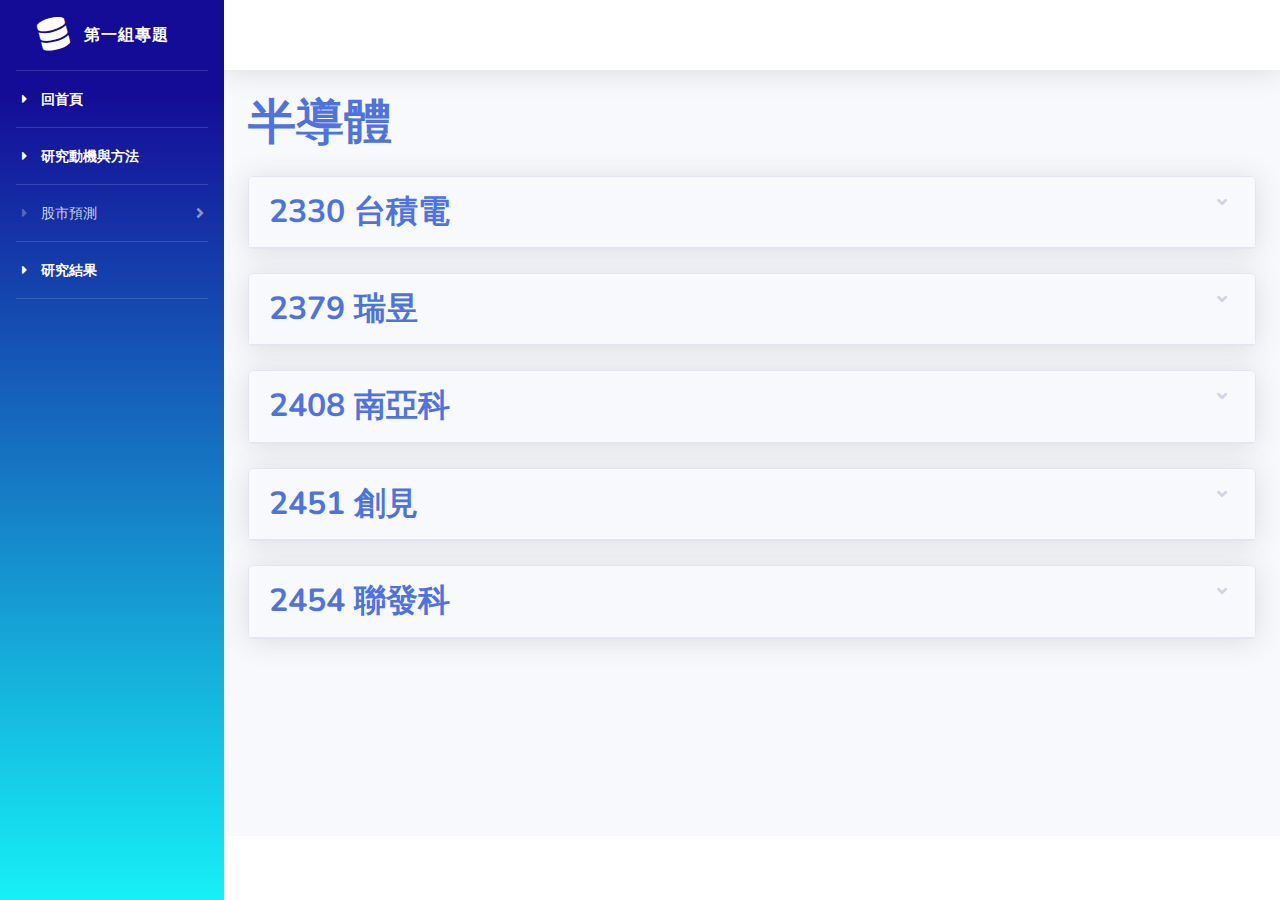
<file: 4.html>
<!DOCTYPE html>
<html lang="en">



<head>
    <meta charset="utf-8">
    <meta http-equiv="X-UA-Compatible" content="IE=edge">
    <meta name="viewport" content="width=device-width, initial-scale=1, shrink-to-fit=no">
    <meta name="description" content="">
    <meta name="author" content="">
    <title>半導體</title>
    <!-- Custom fonts for this template-->
    <link href="vendor/fontawesome-free/css/all.min.css" rel="stylesheet" type="text/css">
    <link
        href="https://fonts.googleapis.com/css?family=Nunito:200,200i,300,300i,400,400i,600,600i,700,700i,800,800i,900,900i"
        rel="stylesheet">
    <!-- Custom styles for this template-->
    <link href="css/sb-admin-2.min.css" rel="stylesheet">
</head>



<body id="page-top">
    <!-- Page Wrapper -->
    <div id="wrapper">
        <!-- Sidebar -->
        <ul class="navbar-nav bg-gradient-primary sidebar sidebar-dark accordion" id="accordionSidebar">
            <!-- Sidebar - Brand -->
            <a class="sidebar-brand d-flex align-items-center justify-content-center" href="index.html">
                <div class="sidebar-brand-icon rotate-n-15">
                    <i class="fas fa-database"></i>
                </div>
                <div class="sidebar-brand-text mx-3">第一組專題</div>
            </a>
            <!-- Divider -->
            <hr class="sidebar-divider my-0">
            <!-- Nav Item - Dashboard -->
            <li class="nav-item active">
                <a class="nav-link" href="index.html">
                    <i class="fas fa-fw fa-caret-right"></i>                   
                    <span>回首頁</span>
                </a>
            </li>
            <!-- Divider -->
            <hr class="sidebar-divider my-0">
            <!-- Nav Item - Dashboard -->
            <li class="nav-item active">
                <a class="nav-link" href="0.html">
                    <i class="fas fa-fw fa-caret-right"></i>                   
                    <span>研究動機與方法</span>
                </a>
            </li>
            <!-- Divider -->
            <hr class="sidebar-divider my-0">
            <!-- Nav Item - Pages Collapse Menu -->
            <li class="nav-item">
                <a class="nav-link collapsed" href="#" data-toggle="collapse" data-target="#collapseTwo"
                    aria-expanded="true" aria-controls="collapseTwo">
                    <i class="fas fa-fw fa-caret-right"></i>
                    <span>股市預測</span>
                </a>
                <div id="collapseTwo" class="collapse" aria-labelledby="headingTwo" data-parent="#accordionSidebar">
                    <div class="bg-white py-2 collapse-inner rounded">
                        <a class="collapse-item" href="1.html" align ="middle"><b><font size="4">電子股</font></b></a>
                        <a class="collapse-item" href="2.html" align ="middle"><b><font size="4">金融股</font></b></a>
                        <a class="collapse-item" href="3.html" align ="middle"><b><font size="4">水泥業</font></b></a>
                        <a class="collapse-item" href="4.html" align ="middle"><b><font size="4">半導體</font></b></a>                
                    </div>
                </div>
            </li>
            <!-- Divider -->
            <hr class="sidebar-divider my-0">

            <li class="nav-item active">
                <a class="nav-link" href="5.html">
                    <i class="fas fa-fw fa-caret-right"></i>                   
                    <span>研究結果</span>
                </a>
            </li>
            <!-- Divider -->
            <hr class="sidebar-divider d-none d-md-block">
        </ul>
        <!-- End of Sidebar -->


        <!-- Content Wrapper -->
        <div id="content-wrapper" class="d-flex flex-column">
            <!-- Main Content -->
            <div id="content">
                <!-- Topbar -->
                <nav class="navbar navbar-expand navbar-light bg-white topbar mb-4 static-top shadow"></nav>
                <!-- End of Topbar -->
                <!-- Begin Page Content -->
                <div class="container-fluid">
                    <!-- Page Heading -->
                    <div class="d-sm-flex align-items-center justify-content-between mb-4">
                        <h1 class="m-0 font-weight-bold text-primary"><b><font size="50">半導體</font></b></h1>
                    </div>
                    <div class="row1">
                        <div class="card shadow mb-4">
                            <!-- Card Header - Accordion -->
                            <a href="#collapseCard1" class="d-block card-header py-3" data-toggle="collapse"
                                role="button" aria-expanded="true" aria-controls="collapseCard1">
                                <h6 class="m-0 font-weight-bold text-primary"><font size="6">2330 台積電</font></h6>
                            </a>
                            <!-- Card Content - Collapse -->
                            <div class="collapse" id="collapseCard1" style="overflow:auto">
                                <div class="card-body">
                                    <img src="img\4\2330-1.png" width="1000" style="display:block; margin:auto;"><br>
                                    <img src="img\4\2330-2.png" width="1000" style="display:block; margin:auto;"><br>
                                    <hr class="sidebar-divider d-none d-md-block">
                                    <div class="card-body">
                                        <b><font size="5" color="black">下面以另外四支半導體的模型來訓練2330</font></b>
                                    </div>
                                    <hr class="sidebar-divider d-none d-md-block">
                                    <img src="img\4\2379train2330.png" width=""><br>
                                    <img src="img\4\2408train2330.png" width=""><br>
                                    <img src="img\4\2451train2330.png" width=""><br>
                                    <img src="img\4\2454train2330.png" width=""><br>
                                </div>
                            </div>
                        </div>                       
                    </div>
                    <div class="row2">
                        <div class="card shadow mb-4">
                            <!-- Card Header - Accordion -->
                            <a href="#collapseCard2" class="d-block card-header py-3" data-toggle="collapse"
                                role="button" aria-expanded="true" aria-controls="collapseCard2">
                                <h6 class="m-0 font-weight-bold text-primary"><font size="6">2379 瑞昱</font></h6>
                            </a>
                            <!-- Card Content - Collapse -->
                            <div class="collapse" id="collapseCard2" style="overflow:auto">
                                <div class="card-body">
                                    <img src="img\4\2379.png" width=""><br>
                                    <hr class="sidebar-divider d-none d-md-block">
                                    <div class="card-body">
                                        <b><font size="5" color="black">下面以另外四支半導體的模型來訓練2379</font></b>
                                    </div>
                                    <hr class="sidebar-divider d-none d-md-block">
                                    <img src="img\4\2330train2379.png" width=""><br>
                                    <img src="img\4\2408train2379.png" width=""><br>
                                    <img src="img\4\2451train2379.png" width=""><br>
                                    <img src="img\4\2454train2379.png" width=""><br>
                                </div>
                            </div>
                        </div>                       
                    </div>
                    <div class="row3">
                        <div class="card shadow mb-4">
                            <!-- Card Header - Accordion -->
                            <a href="#collapseCard3" class="d-block card-header py-3" data-toggle="collapse"
                                role="button" aria-expanded="true" aria-controls="collapseCard3">
                                <h6 class="m-0 font-weight-bold text-primary"><font size="6">2408 南亞科</font></h6>
                            </a>
                            <!-- Card Content - Collapse -->
                            <div class="collapse" id="collapseCard3" style="overflow:auto">
                                <div class="card-body">
                                    <img src="img\4\2408.png" width=""><br>
                                    <hr class="sidebar-divider d-none d-md-block">
                                    <div class="card-body">
                                        <b><font size="5" color="black">下面以另外四支半導體的模型來訓練2408</font></b>
                                    </div>
                                    <hr class="sidebar-divider d-none d-md-block">
                                    <img src="img\4\2330train2408.png" width=""><br>
                                    <img src="img\4\2379train2408.png" width=""><br>
                                    <img src="img\4\2451train2408.png" width=""><br>
                                    <img src="img\4\2454train2408.png" width=""><br>
                                </div>
                            </div>
                        </div>                       
                    </div>
                    <div class="row4">
                        <div class="card shadow mb-4">
                            <!-- Card Header - Accordion -->
                            <a href="#collapseCard4" class="d-block card-header py-3" data-toggle="collapse"
                                role="button" aria-expanded="true" aria-controls="collapseCard4">
                                <h6 class="m-0 font-weight-bold text-primary"><font size="6">2451 創見</font></h6>
                            </a>
                            <!-- Card Content - Collapse -->
                            <div class="collapse" id="collapseCard4" style="overflow:auto">
                                <div class="card-body">
                                    <img src="img\4\2451.png" width=""><br>
                                    <hr class="sidebar-divider d-none d-md-block">
                                    <div class="card-body">
                                        <b><font size="5" color="black">下面以另外四支半導體的模型來訓練2451</font></b>
                                    </div>
                                    <hr class="sidebar-divider d-none d-md-block">
                                    <img src="img\4\2330train2451.png" width=""><br>
                                    <img src="img\4\2379train2451.png" width=""><br>
                                    <img src="img\4\2408train2451.png" width=""><br>
                                    <img src="img\4\2454train2451.png" width=""><br>
                                </div>
                            </div>
                        </div>                       
                    </div>
                    <div class="row5">
                        <div class="card shadow mb-4">
                        <!-- Card Header - Accordion -->
                            <a href="#collapseCard5" class="d-block card-header py-3" data-toggle="collapse"
                                role="button" aria-expanded="true" aria-controls="collapseCard5">
                                <h6 class="m-0 font-weight-bold text-primary"><font size="6">2454 聯發科</font></h6>
                            </a>
                            <!-- Card Content - Collapse -->
                            <div class="collapse" id="collapseCard5" style="overflow:auto">
                                <div class="card-body">
                                    <img src="img\4\2454-1.png" width="1000" style="display:block; margin:auto;"><br>
                                    <img src="img\4\2454-2.png" width="1000" style="display:block; margin:auto;"><br>
                                    <hr class="sidebar-divider d-none d-md-block">
                                    <div class="card-body">
                                        <b><font size="5" color="black">下面以另外四支半導體的模型來訓練2454</font></b>
                                    </div>
                                    <hr class="sidebar-divider d-none d-md-block">
                                    <img src="img\4\2330train2454.png" width=""><br>
                                    <img src="img\4\2379train2454.png" width=""><br>
                                    <img src="img\4\2408train2454.png" width=""><br>
                                    <img src="img\4\2451train2454.png" width=""><br>
                                </div>
                            </div>
                        </div>
                    </div>
                </div>
                <!-- /.container-fluid -->
            </div>
            <!-- End of Main Content -->
            <!-- Footer -->
            <footer class="sticky-footer bg-white">
                <div class="container my-auto">
                    <div class="copyright text-center my-auto">
                        <span></span>
                    </div>
                </div>
            </footer>
            <!-- End of Footer -->
        </div>
        <!-- End of Content Wrapper -->
    </div>
    <!-- End of Page Wrapper -->


    <!-- Bootstrap core JavaScript-->
    <script src="vendor/jquery/jquery.min.js"></script>
    <script src="vendor/bootstrap/js/bootstrap.bundle.min.js"></script>
    <!-- Core plugin JavaScript-->
    <script src="vendor/jquery-easing/jquery.easing.min.js"></script>
    <!-- Custom scripts for all pages-->
    <script src="js/sb-admin-2.min.js"></script>
</body>



</html>
</file>
